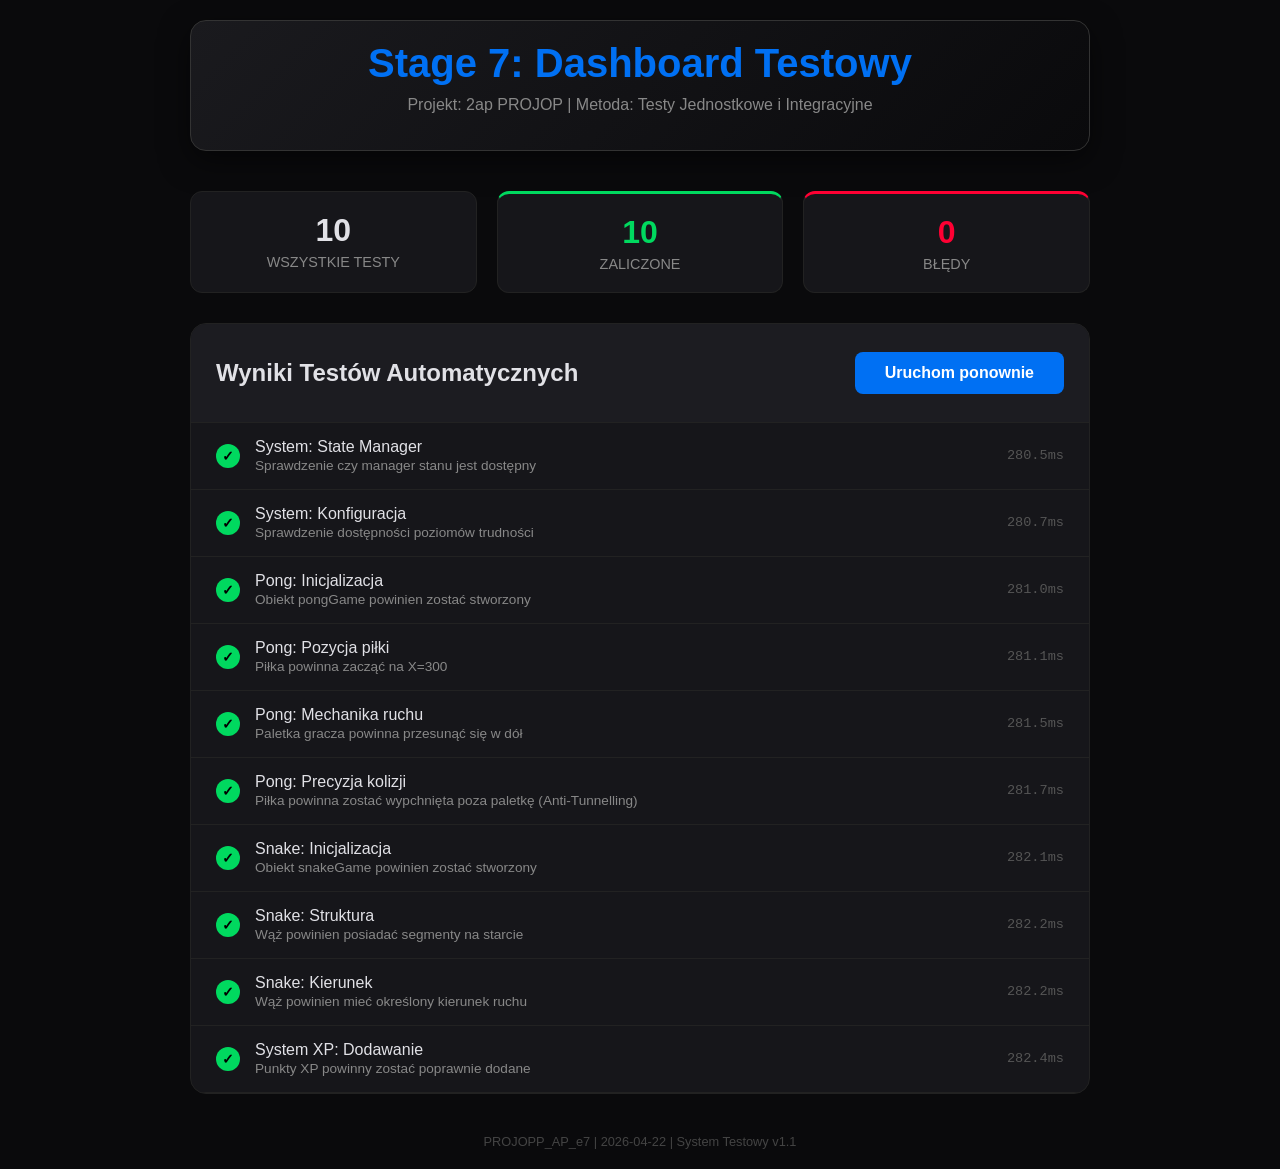
<file: testy.html>
<!DOCTYPE html>
<html lang="pl">
<head>
    <meta charset="UTF-8">
    <meta name="viewport" content="width=device-width, initial-scale=1.0">
    <title>PROJOP Stage 7 - Dashboard Testowy</title>
    <style>
        :root {
            --bg-color: #0a0a0c;
            --card-bg: #16161a;
            --text-color: #e1e1e6;
            --primary: #0070f3;
            --success: #00d95f;
            --error: #ff0033;
            --warning: #ffb000;
        }

        body {
            font-family: 'Segoe UI', Roboto, Helvetica, Arial, sans-serif;
            background-color: var(--bg-color);
            color: var(--text-color);
            margin: 0;
            padding: 20px;
            display: flex;
            flex-direction: column;
            align-items: center;
        }

        .container {
            max-width: 900px;
            width: 100%;
        }

        header {
            text-align: center;
            margin-bottom: 40px;
            padding: 20px;
            background: linear-gradient(135deg, #1a1a1e 0%, #0a0a0c 100%);
            border-radius: 16px;
            border: 1px solid #333;
            box-shadow: 0 10px 30px rgba(0,0,0,0.5);
        }

        h1 { margin: 0; font-size: 2.5rem; color: var(--primary); }
        p { color: #888; margin-top: 10px; }

        .stats-grid {
            display: grid;
            grid-template-columns: repeat(auto-fit, minmax(200px, 1fr));
            gap: 20px;
            margin-bottom: 30px;
        }

        .stat-card {
            background: var(--card-bg);
            padding: 20px;
            border-radius: 12px;
            border: 1px solid #222;
            text-align: center;
        }

        .stat-value { font-size: 2rem; font-weight: bold; }
        .stat-label { font-size: 0.9rem; color: #888; text-transform: uppercase; margin-top: 5px; }

        .test-section {
            background: var(--card-bg);
            border-radius: 16px;
            border: 1px solid #222;
            overflow: hidden;
            margin-bottom: 30px;
        }

        .section-header {
            padding: 15px 25px;
            background: #1c1c21;
            border-bottom: 1px solid #222;
            display: flex;
            justify-content: space-between;
            align-items: center;
        }

        .results-list {
            padding: 0;
            margin: 0;
            list-style: none;
        }

        .test-item {
            padding: 15px 25px;
            border-bottom: 1px solid #222;
            display: flex;
            align-items: center;
            transition: background 0.2s;
        }

        .test-item:hover { background: #1c1c21; }

        .status-badge {
            width: 24px;
            height: 24px;
            border-radius: 50%;
            margin-right: 15px;
            display: flex;
            align-items: center;
            justify-content: center;
            font-size: 14px;
            font-weight: bold;
        }

        .status-pass { background-color: var(--success); color: #000; }
        .status-fail { background-color: var(--error); color: #fff; }

        .test-info { flex-grow: 1; }
        .test-name { font-weight: 500; display: block; }
        .test-desc { font-size: 0.85rem; color: #888; }

        .test-meta { font-family: monospace; font-size: 0.85rem; color: #555; }

        .run-btn {
            background: var(--primary);
            color: white;
            border: none;
            padding: 12px 30px;
            border-radius: 8px;
            font-size: 1rem;
            font-weight: 600;
            cursor: pointer;
            transition: transform 0.1s, background 0.2s;
        }

        .run-btn:hover { background: #0060d0; transform: translateY(-2px); }
        .run-btn:active { transform: translateY(0); }

        #test-sandbox {
            position: absolute;
            left: -9999px;
            top: -9999px;
            visibility: hidden;
        }
    </style>
</head>
<body>
    <div class="container">
        <header>
            <h1>Stage 7: Dashboard Testowy</h1>
            <p>Projekt: 2ap PROJOP | Metoda: Testy Jednostkowe i Integracyjne</p>
        </header>

        <div class="stats-grid">
            <div class="stat-card">
                <div class="stat-value" id="totalTests">0</div>
                <div class="stat-label">Wszystkie testy</div>
            </div>
            <div class="stat-card" style="border-top: 3px solid var(--success);">
                <div class="stat-value" id="passedTests" style="color: var(--success);">0</div>
                <div class="stat-label">Zaliczone</div>
            </div>
            <div class="stat-card" style="border-top: 3px solid var(--error);">
                <div class="stat-value" id="failedTests" style="color: var(--error);">0</div>
                <div class="stat-label">Błędy</div>
            </div>
        </div>

        <div class="test-section">
            <div class="section-header">
                <h2>Wyniki Testów Automatycznych</h2>
                <button class="run-btn" onclick="runTests()">Uruchom ponownie</button>
            </div>
            <ul class="results-list" id="resultsList"></ul>
        </div>

        <footer style="text-align: center; color: #444; font-size: 0.8rem; margin-top: 40px;">
            PROJOPP_AP_e7 | 2026-04-22 | System Testowy v1.1
        </footer>
    </div>

    <div id="test-sandbox">
        <canvas id="snakeCanvas" width="400" height="400"></canvas>
        <canvas id="pongCanvas" width="600" height="300"></canvas>
        <div id="snakeScore"></div>
        <div id="pongScore"></div>
        <div id="pongDifficulty"></div>
        <div id="snakeDifficulty"></div>
        <div id="topBarLevel"></div>
        <div id="topBarXPFill"></div>
        <div id="topBarXPText"></div>
    </div>

    <!-- MOOCKI ZAMIAST javascript.js (aby uniknąć błędów DOM i konfliktów const) -->
    <script>
        // Podstawowa konfiguracja potrzebna do działania pong.js i snake.js
        window.gameStateManager = {
            currentDifficulty: 'easy',
            currentGameLoop: null,
            resetGame: () => { clearInterval(window.gameStateManager.currentGameLoop); }
        };

        window.difficultyConfig = {
            pong: {
                easy: { name: 'Łatwy', ballSpeed: 4, playerSpeed: 5, aiSpeed: 3 }
            },
            snake: {
                easy: { name: 'Łatwy', speed: 150 }
            }
        };

        window.inputHandler = {
            keys: {},
            isPressed: (key) => window.inputHandler.keys[key] || false
        };

        window.soundSystem = { play: () => {}, toggle: () => {}, enabled: true };
        window.achievementsManager = { checkAchievements: () => {}, progress: {} };
        window.levelSystem = { xp: 0, addXP: (v) => { window.levelSystem.xp += v; }, save: () => {} };
        window.dailyChallengeSystem = { updateProgress: () => {} };

        // Blokada pętli gry, aby nie przeszkadzały w testach
        const originalSetInterval = window.setInterval;
        window.setInterval = (fn, delay) => {
            if (delay < 50) return 999; 
            return originalSetInterval(fn, delay);
        };
    </script>
    
    <!-- Ładujemy tylko skrypty gier, które chcemy testować -->
    <script src="pong.js"></script>
    <script src="snake.js"></script>
    
    <!-- Nasz skrypt testowy -->
    <script src="testy.js"></script>
</body>
</html>
</file>
